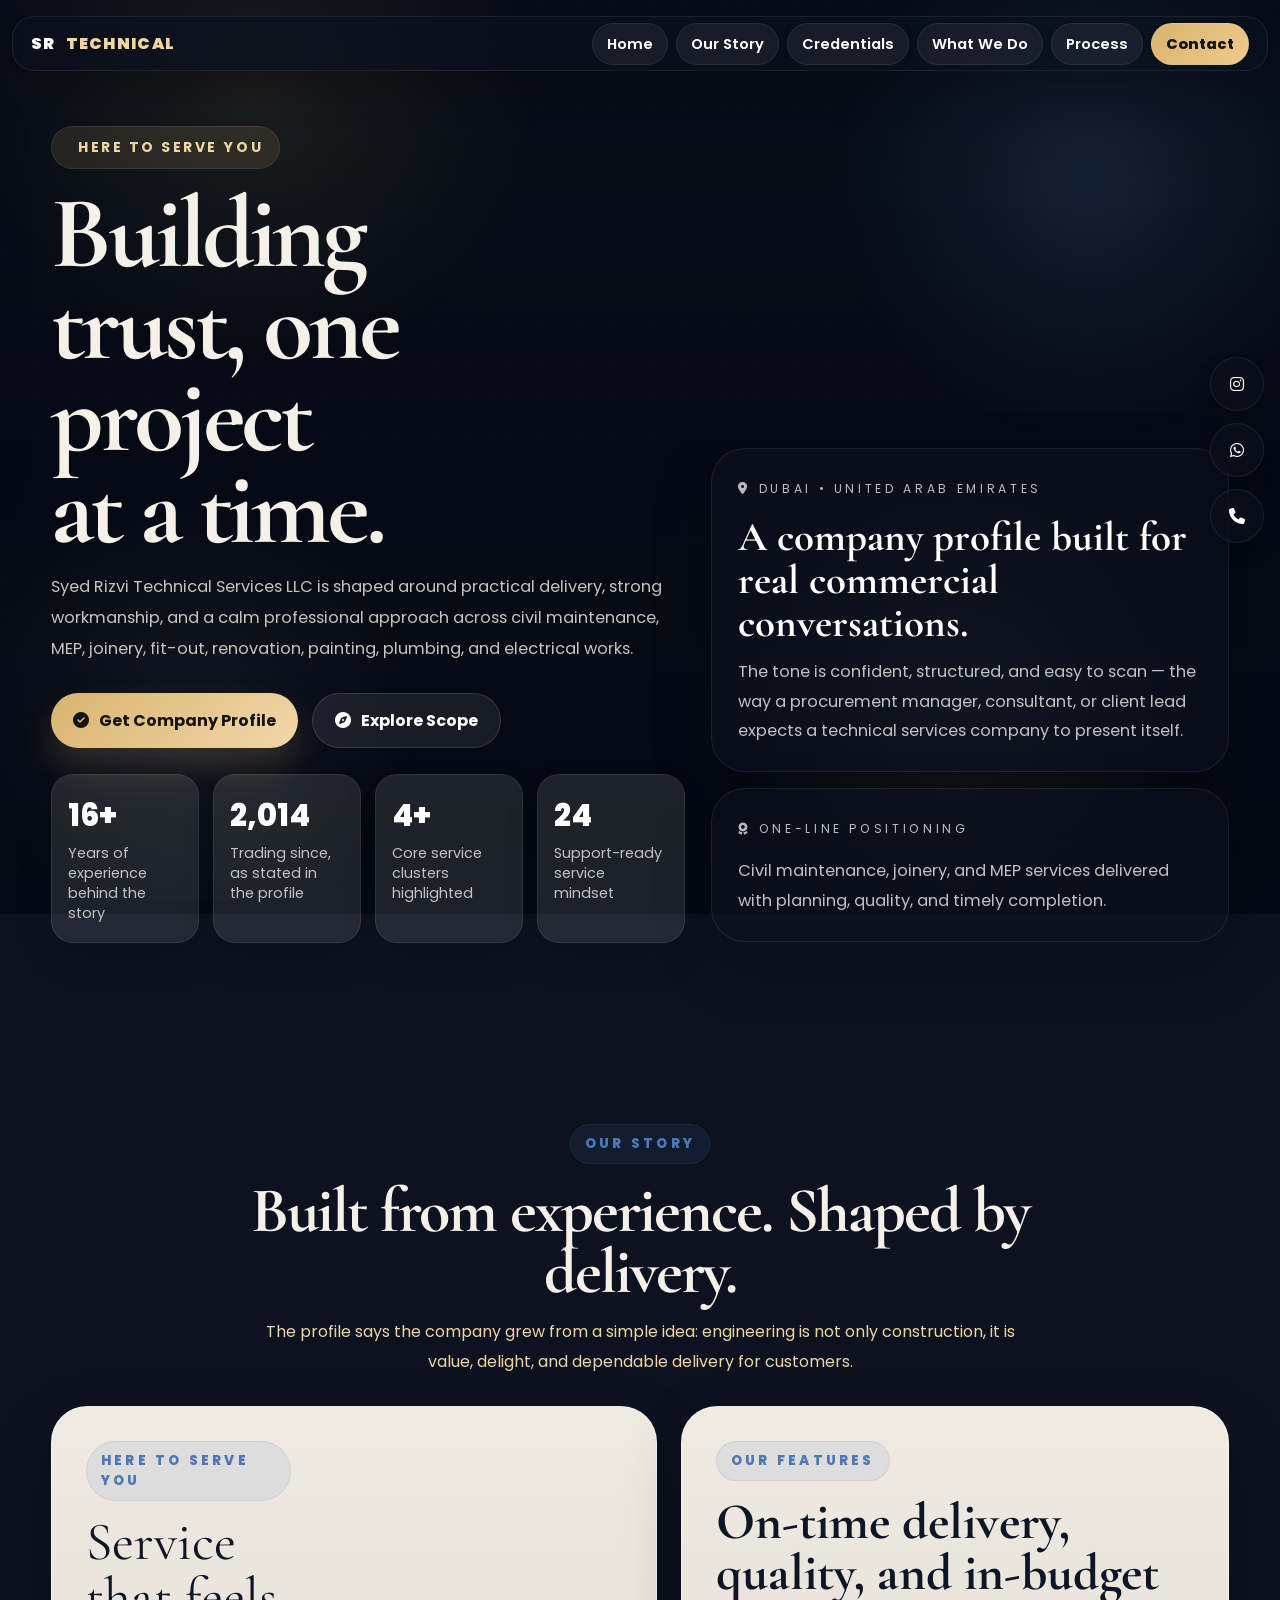
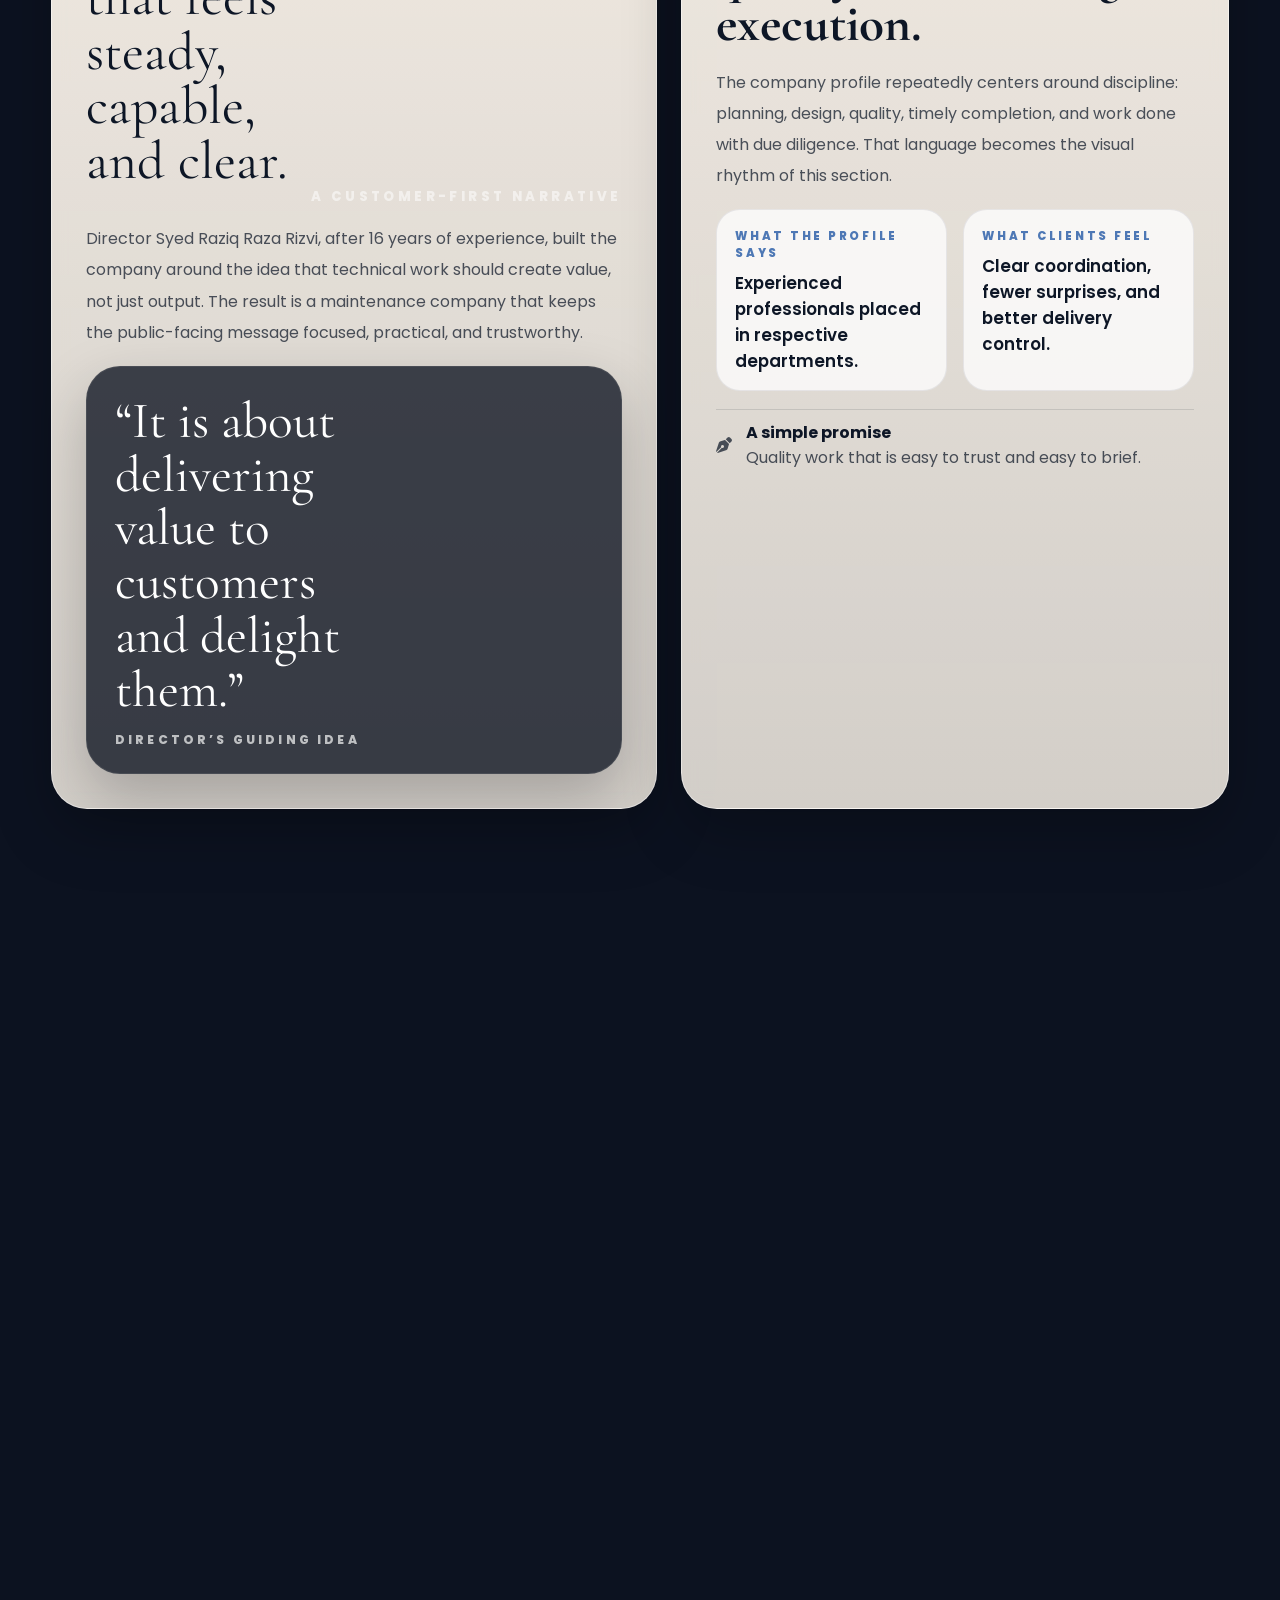
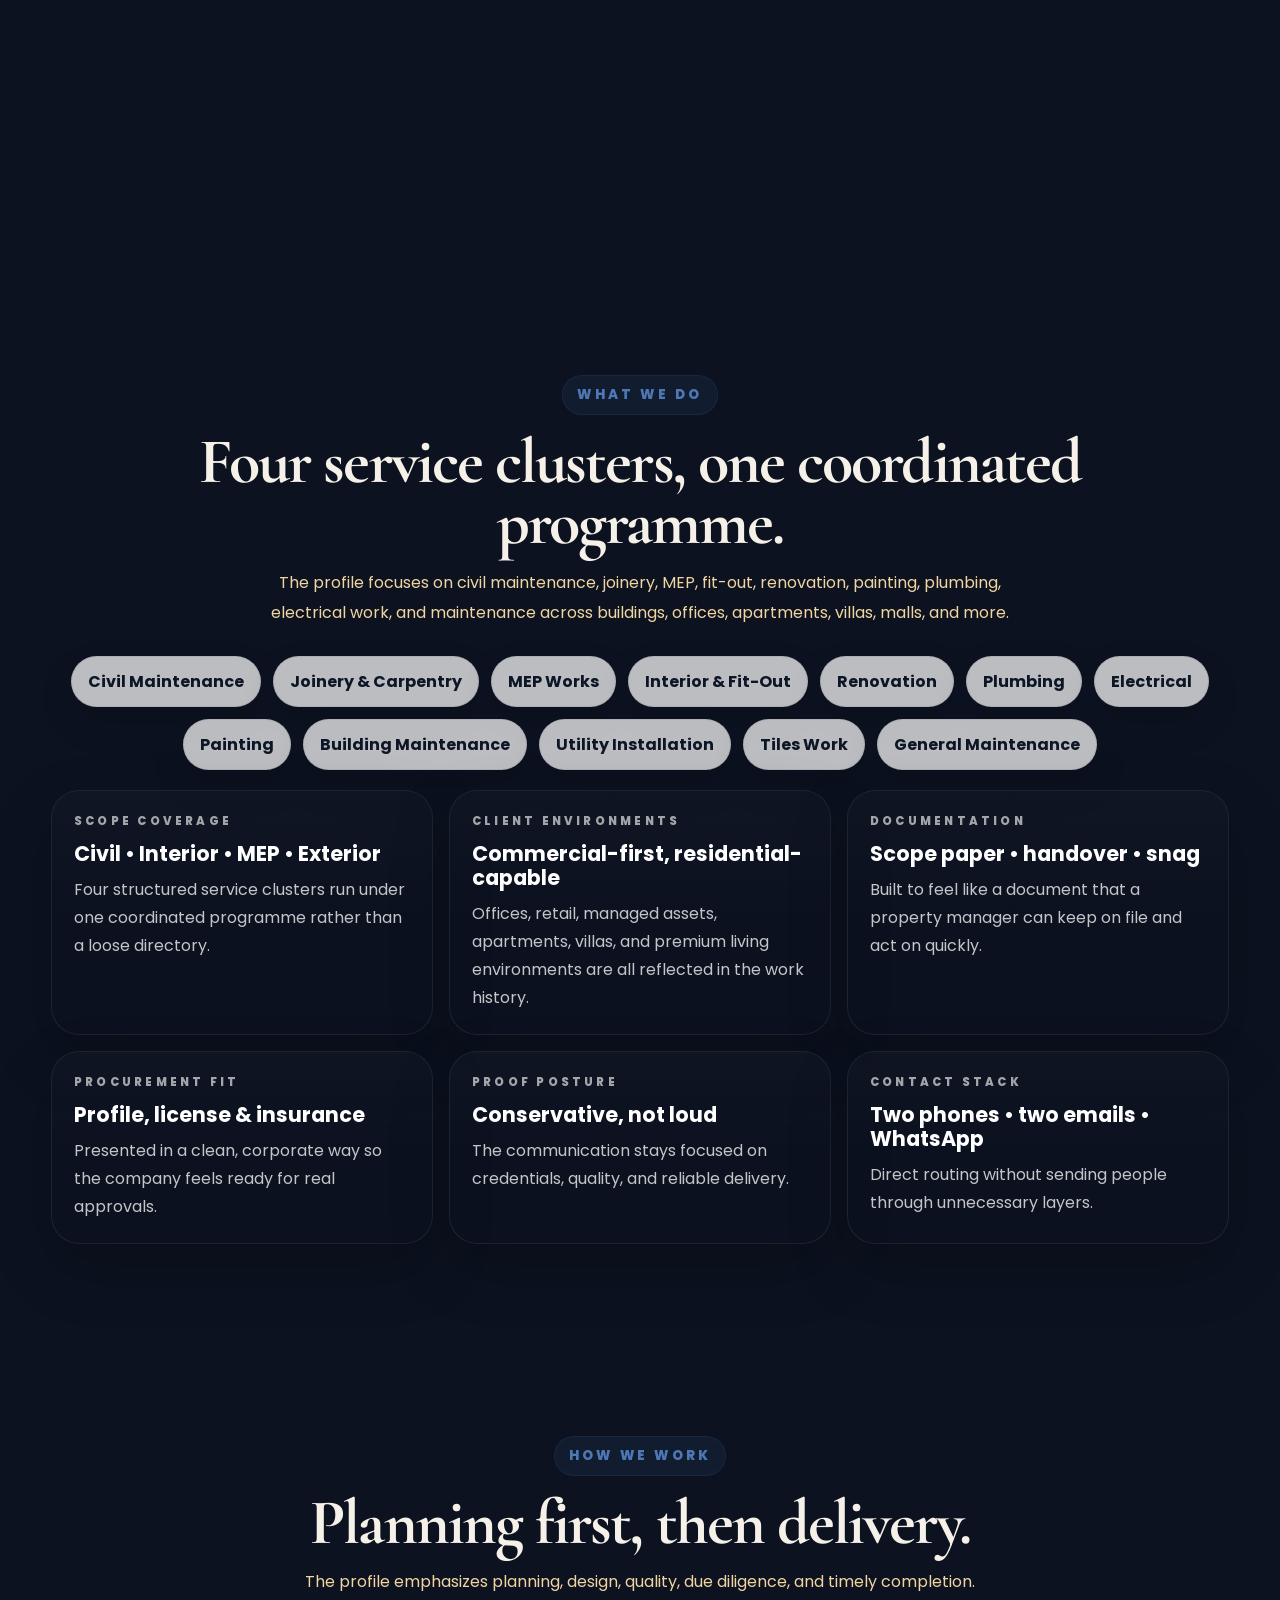
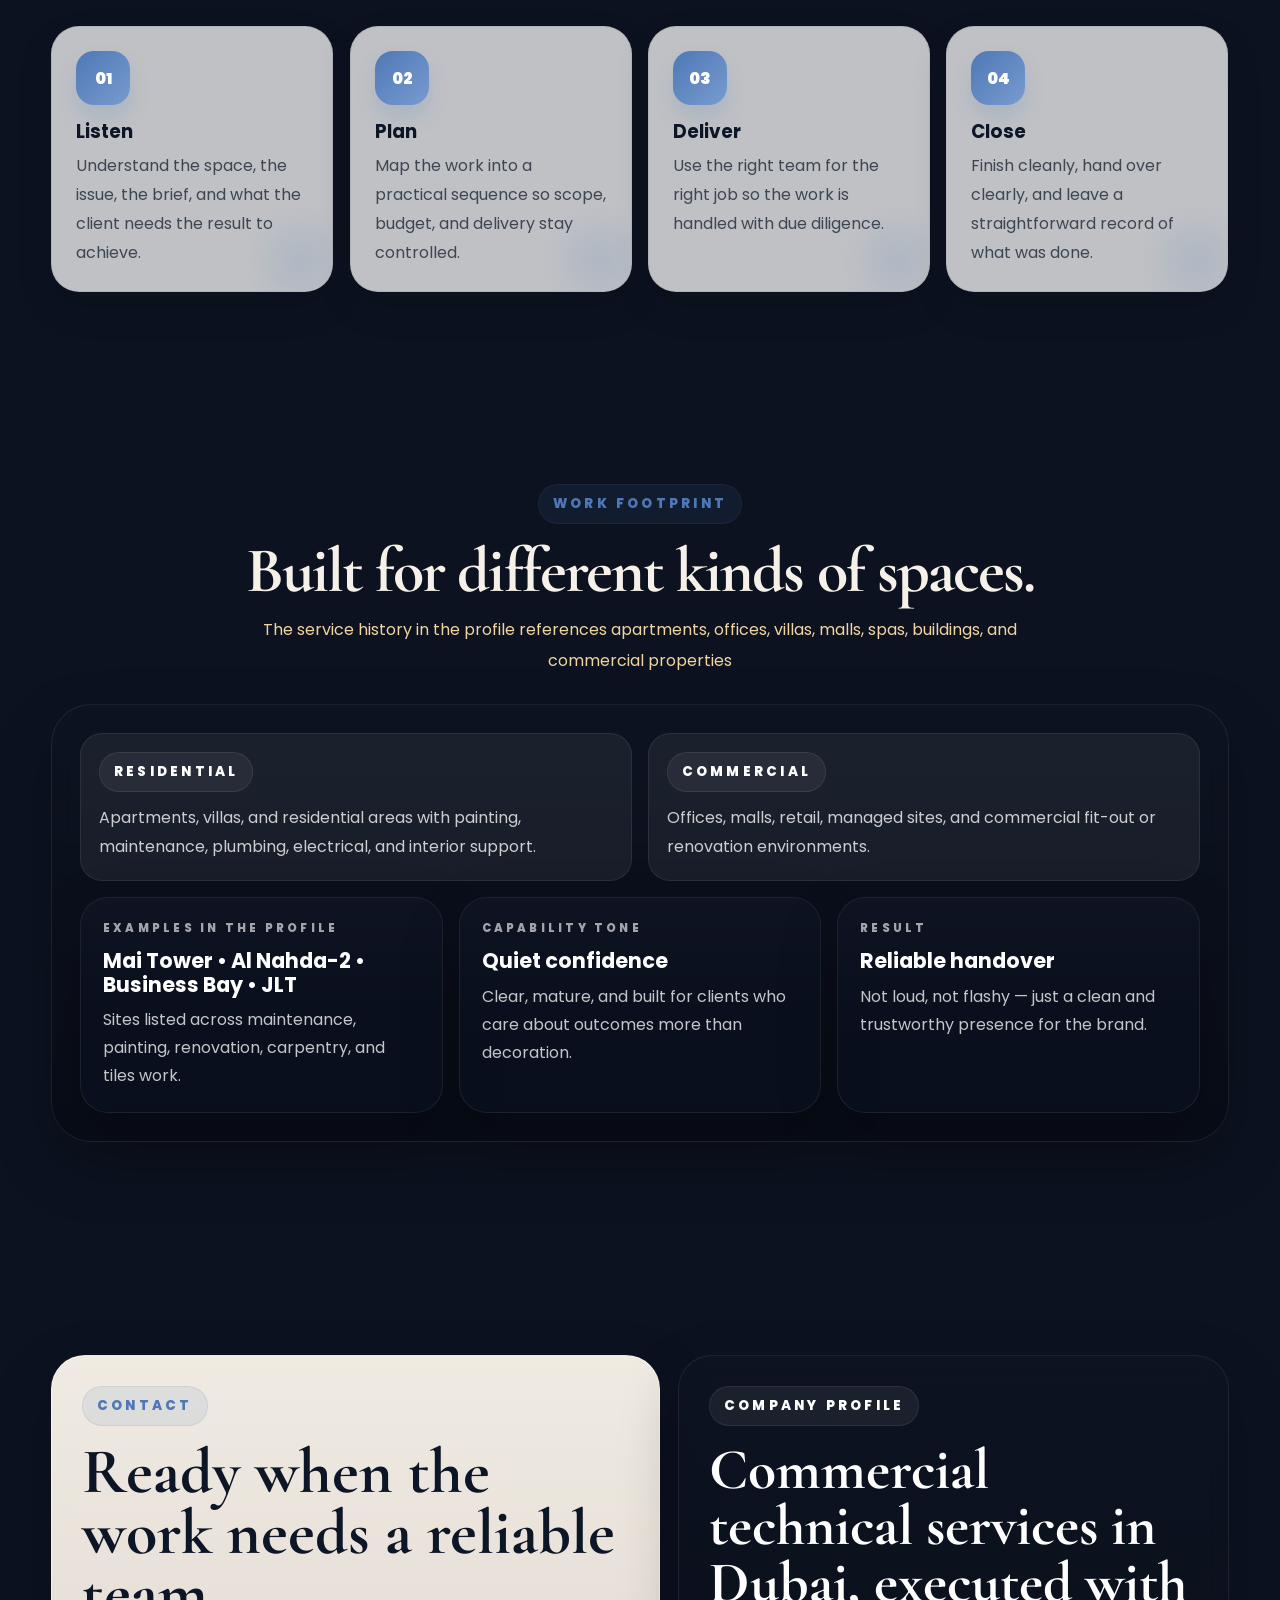
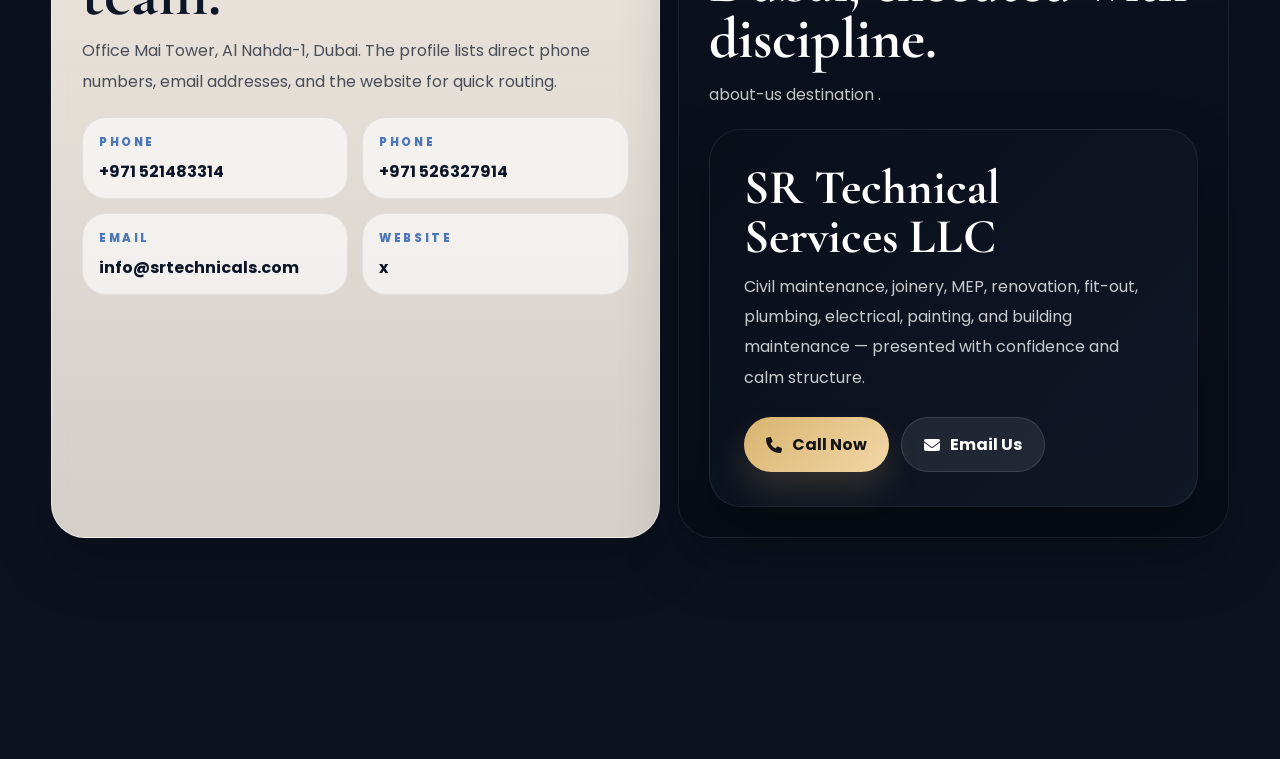
<file: aboutUs.html>
<!doctype html>
<html lang="en">
  <head>
    <meta charset="UTF-8" />
    <meta name="viewport" content="width=device-width, initial-scale=1.0" />
    <title>About Us | SR Technical Services LLC</title>

    <link rel="preconnect" href="https://fonts.googleapis.com" />
    <link rel="preconnect" href="https://fonts.gstatic.com" crossorigin />
    <link
      href="https://fonts.googleapis.com/css2?family=Poppins:wght@300;400;500;600;700;800;900&family=Cormorant+Garamond:wght@400;500;600;700&display=swap"
      rel="stylesheet"
    />
    <link
      rel="stylesheet"
      href="https://cdnjs.cloudflare.com/ajax/libs/font-awesome/6.5.1/css/all.min.css"
    />

    <style>
      :root {
        --bg: #0c1220;
        --bg-soft: #111a2e;
        --panel: rgba(255, 248, 238, 0.92);
        --panel-2: rgba(255, 255, 255, 0.78);
        --panel-dark: rgba(10, 15, 26, 0.82);
        --text: #f6f1e8;
        --text-dark: #0d1626;
        --muted: rgba(246, 241, 232, 0.72);
        --muted-dark: rgba(13, 22, 38, 0.72);
        --line: rgba(122, 153, 205, 0.18);
        --gold: #d9b46f;
        --gold-2: #f0d5a0;
        --blue: #4e78b5;
        --blue-2: #88a9dd;
        --shadow: 0 24px 60px rgba(0, 0, 0, 0.22);
        --shadow-soft: 0 16px 36px rgba(0, 0, 0, 0.12);
        --radius: 30px;
        --radius-lg: 40px;
      }

      * {
        box-sizing: border-box;
      }
      html {
        scroll-behavior: smooth;
        scroll-padding-top: 110px;
      }
      body {
        margin: 0;
        font-family: "Poppins", sans-serif;
        color: var(--text);
        background: var(--bg);
        overflow-x: hidden;
        position: relative;
      }

      .bg-fixed {
        position: fixed;
        inset: 0;
        z-index: -4;
        background:
          linear-gradient(180deg, rgba(6, 10, 18, 0.56), rgba(6, 10, 18, 0.78)),
          url("https://images.unsplash.com/photo-1497366754035-f200968a6e72?q=80&w=2200&auto=format&fit=crop")
            center/cover no-repeat;
        transform: scale(1.03);
        filter: saturate(0.95) contrast(1.02);
      }

      .bg-overlay {
        position: fixed;
        inset: 0;
        z-index: -3;
        pointer-events: none;
        background:
          radial-gradient(
            circle at 20% 10%,
            rgba(217, 180, 111, 0.1),
            transparent 22%
          ),
          radial-gradient(
            circle at 85% 20%,
            rgba(78, 120, 181, 0.18),
            transparent 20%
          ),
          radial-gradient(
            circle at 15% 80%,
            rgba(255, 255, 255, 0.05),
            transparent 18%
          ),
          radial-gradient(
            circle at 75% 78%,
            rgba(240, 213, 160, 0.08),
            transparent 20%
          );
      }

      .noise {
        position: fixed;
        inset: 0;
        pointer-events: none;
        z-index: -2;
        opacity: 0.1;
        background-image:
          linear-gradient(rgba(255, 255, 255, 0.035) 1px, transparent 1px),
          linear-gradient(
            90deg,
            rgba(255, 255, 255, 0.035) 1px,
            transparent 1px
          );
        background-size: 36px 36px;
        mix-blend-mode: screen;
      }

      .progress {
        position: fixed;
        top: 0;
        left: 0;
        height: 4px;
        width: 0%;
        z-index: 2000;
        background: linear-gradient(90deg, var(--gold), var(--blue-2));
        box-shadow: 0 0 18px rgba(217, 180, 111, 0.35);
      }

      .container {
        width: min(1240px, 92%);
        margin: 0 auto;
      }

      .nav {
        position: fixed;
        top: 16px;
        left: 50%;
        transform: translateX(-50%);
        width: min(1260px, calc(100% - 24px));
        z-index: 1200;
        display: flex;
        align-items: center;
        justify-content: space-between;
        gap: 18px;
        padding: 14px 18px;
        border-radius: 22px;
        background: rgba(11, 17, 29, 0.68);
        border: 1px solid rgba(255, 255, 255, 0.08);
        box-shadow: 0 18px 36px rgba(0, 0, 0, 0.22);
        backdrop-filter: blur(18px) saturate(150%);
        -webkit-backdrop-filter: blur(18px) saturate(150%);
      }

      .brand {
        display: flex;
        align-items: center;
        gap: 10px;
        text-decoration: none;
        color: #fff;
        font-weight: 900;
        letter-spacing: 0.08em;
        text-transform: uppercase;
        font-size: 1rem;
        white-space: nowrap;
      }

      .brand span {
        color: var(--gold-2);
      }

      .nav-links {
        display: flex;
        align-items: center;
        gap: 8px;
        list-style: none;
        margin: 0;
        padding: 0;
        flex-wrap: wrap;
        justify-content: flex-end;
      }

      .nav-links a {
        text-decoration: none;
        color: #fff;
        font-size: 0.92rem;
        font-weight: 600;
        padding: 10px 14px;
        border-radius: 999px;
        background: rgba(255, 255, 255, 0.06);
        border: 1px solid rgba(255, 255, 255, 0.08);
        transition: 0.25s ease;
      }

      .nav-links a:hover {
        transform: translateY(-1px);
        background: rgba(255, 255, 255, 0.14);
      }

      .nav-cta {
        background: linear-gradient(135deg, var(--gold), #efc98a) !important;
        color: #151515 !important;
        font-weight: 800 !important;
      }

      .menu-btn {
        display: none;
        width: 44px;
        height: 44px;
        border: none;
        border-radius: 14px;
        color: #fff;
        background: linear-gradient(135deg, var(--blue), var(--blue-2));
        box-shadow: 0 10px 24px rgba(78, 120, 181, 0.25);
        cursor: pointer;
        flex: 0 0 auto;
      }

      .mobile-menu {
        position: fixed;
        top: 92px;
        left: -332px;
        width: 304px;
        z-index: 1300;
        border-radius: 0 24px 24px 0;
        padding: 20px;
        background: rgba(10, 15, 26, 0.94);
        border: 1px solid rgba(255, 255, 255, 0.08);
        box-shadow: var(--shadow);
        transition: 0.32s ease;
      }

      .mobile-menu.active {
        left: 0;
      }
      .mobile-menu a {
        display: block;
        padding: 12px 14px;
        margin-bottom: 8px;
        border-radius: 14px;
        text-decoration: none;
        color: #fff;
        background: rgba(255, 255, 255, 0.05);
      }

      .social-floating {
        position: fixed;
        right: 16px;
        top: 50%;
        transform: translateY(-50%);
        z-index: 1100;
        display: flex;
        flex-direction: column;
        gap: 12px;
      }

      .social-floating a {
        width: 54px;
        height: 54px;
        display: grid;
        place-items: center;
        border-radius: 50%;
        color: #fff;
        text-decoration: none;
        background: rgba(10, 15, 26, 0.9);
        border: 1px solid rgba(255, 255, 255, 0.08);
        box-shadow: 0 10px 20px rgba(0, 0, 0, 0.18);
        transition: 0.24s ease;
      }

      .social-floating a:hover {
        transform: translateX(-5px) scale(1.04);
        background: linear-gradient(135deg, var(--blue), var(--gold));
      }

      main {
        position: relative;
        z-index: 1;
      }

      .hero {
        min-height: 100vh;
        display: flex;
        align-items: center;
        padding: 126px 0 86px;
        position: relative;
      }

      .hero-wrap {
        display: grid;
        grid-template-columns: 1.1fr 0.9fr;
        gap: 26px;
        align-items: end;
      }

      .eyebrow {
        display: inline-flex;
        align-items: center;
        gap: 10px;
        padding: 10px 16px;
        border-radius: 999px;
        background: rgba(217, 180, 111, 0.12);
        color: var(--gold-2);
        font-size: 0.88rem;
        font-weight: 700;
        letter-spacing: 0.18em;
        text-transform: uppercase;
        margin-bottom: 18px;
        border: 1px solid rgba(255, 255, 255, 0.08);
        backdrop-filter: blur(8px);
      }

      .hero h1 {
        font-family: "Cormorant Garamond", serif;
        font-size: clamp(3.8rem, 8vw, 7.4rem);
        line-height: 0.9;
        letter-spacing: -0.04em;
        margin: 0 0 16px;
        max-width: 10ch;
        text-wrap: balance;
      }

      .hero h1 .accent {
        color: var(--gold-2);
        font-style: italic;
      }

      .hero p {
        max-width: 680px;
        font-size: 1.02rem;
        line-height: 1.9;
        color: rgba(246, 241, 232, 0.8);
        margin: 0;
      }

      .hero-actions {
        display: flex;
        gap: 14px;
        flex-wrap: wrap;
        margin-top: 28px;
      }

      .btn {
        display: inline-flex;
        align-items: center;
        justify-content: center;
        gap: 10px;
        padding: 14px 22px;
        border-radius: 999px;
        text-decoration: none;
        font-weight: 700;
        transition: 0.25s ease;
        border: none;
        cursor: pointer;
      }

      .btn:hover {
        transform: translateY(-4px);
      }
      .btn-primary {
        background: linear-gradient(135deg, var(--gold), #f1d7a8);
        color: #141414;
        box-shadow: 0 18px 32px rgba(217, 180, 111, 0.18);
      }
      .btn-secondary {
        background: rgba(255, 255, 255, 0.08);
        color: #fff;
        border: 1px solid rgba(255, 255, 255, 0.12);
      }

      .hero-side {
        align-self: stretch;
        display: flex;
        flex-direction: column;
        justify-content: end;
        gap: 16px;
      }

      .signature-card {
        border-radius: 34px;
        padding: 26px;
        background: rgba(12, 18, 31, 0.62);
        border: 1px solid rgba(255, 255, 255, 0.08);
        box-shadow: var(--shadow);
        backdrop-filter: blur(16px);
        -webkit-backdrop-filter: blur(16px);
      }

      .signature-card .label {
        display: inline-flex;
        align-items: center;
        gap: 8px;
        font-size: 0.76rem;
        letter-spacing: 0.3em;
        text-transform: uppercase;
        color: rgba(255, 255, 255, 0.72);
        margin-bottom: 18px;
      }

      .signature-card .big-quote {
        font-family: "Cormorant Garamond", serif;
        font-size: clamp(1.8rem, 3.2vw, 2.7rem);
        line-height: 1.05;
        margin: 0 0 12px;
        color: #fff;
      }

      .signature-card p {
        margin: 0;
        color: rgba(255, 255, 255, 0.74);
        line-height: 1.8;
      }

      .stats-strip {
        display: grid;
        grid-template-columns: repeat(4, 1fr);
        gap: 14px;
        margin-top: 26px;
      }

      .stat-pill {
        border-radius: 22px;
        padding: 18px 16px;
        background: rgba(255, 248, 238, 0.1);
        border: 1px solid rgba(255, 255, 255, 0.08);
        box-shadow: var(--shadow-soft);
        backdrop-filter: blur(12px);
        -webkit-backdrop-filter: blur(12px);
      }

      .stat-pill .num {
        display: block;
        font-size: clamp(1.5rem, 2.4vw, 2.2rem);
        font-weight: 800;
        color: #fff;
        margin-bottom: 4px;
      }

      .stat-pill .txt {
        color: rgba(255, 255, 255, 0.72);
        font-size: 0.9rem;
        line-height: 1.4;
      }

      .section {
        padding: 96px 0;
        position: relative;
      }

      .section-inner {
        position: relative;
        z-index: 2;
      }

      .panel {
        border-radius: var(--radius-lg);
        background: linear-gradient(
          180deg,
          rgba(255, 248, 238, 0.94),
          rgba(255, 248, 238, 0.82)
        );
        border: 1px solid rgba(255, 255, 255, 0.48);
        box-shadow: var(--shadow);
        color: var(--text-dark);
        backdrop-filter: blur(10px);
        -webkit-backdrop-filter: blur(10px);
      }

      .panel.dark {
        background: linear-gradient(
          180deg,
          rgba(13, 19, 33, 0.88),
          rgba(8, 12, 22, 0.92)
        );
        color: #fff;
        border: 1px solid rgba(255, 255, 255, 0.08);
      }

      .section-head {
        max-width: 920px;
        margin: 0 auto 28px;
        text-align: center;
      }

      .section-kicker {
        display: inline-flex;
        align-items: center;
        gap: 10px;
        color: var(--blue);
        background: rgba(78, 120, 181, 0.1);
        border: 1px solid rgba(78, 120, 181, 0.12);
        padding: 9px 14px;
        border-radius: 999px;
        font-size: 0.84rem;
        font-weight: 800;
        letter-spacing: 0.24em;
        text-transform: uppercase;
        margin-bottom: 16px;
      }

      .section-head h2 {
        font-family: "Cormorant Garamond", serif;
        font-size: clamp(2.3rem, 5vw, 4.8rem);
        line-height: 0.96;
        letter-spacing: -0.03em;
        margin: 0 0 14px;
      }

      .section-head p {
        margin: 0 auto;
        max-width: 760px;
        color: var(--gold-2);
        line-height: 1.9;
        font-size: 1rem;
      }

      .story-grid {
        display: grid;
        grid-template-columns: 1.05fr 0.95fr;
        gap: 24px;
        align-items: stretch;
      }

      .story-card {
        padding: 34px;
        border-radius: 36px;
      }

      .story-quote {
        font-family: "Cormorant Garamond", serif;
        font-size: clamp(2rem, 4.2vw, 4rem);
        line-height: 1.02;
        margin: 0 0 18px;
        max-width: 10ch;
      }

      .story-copy {
        color: var(--muted-dark);
        line-height: 1.95;
        font-size: 1rem;
        margin-bottom: 18px;
      }

      .story-sign {
        display: flex;
        align-items: center;
        gap: 14px;
        padding-top: 10px;
        border-top: 1px solid rgba(13, 22, 38, 0.12);
        margin-top: 18px;
        color: var(--muted-dark);
      }

      .line-figure {
        display: grid;
        grid-template-columns: repeat(2, 1fr);
        gap: 16px;
        margin-top: 18px;
      }

      .info-block {
        padding: 18px 18px 16px;
        border-radius: 24px;
        background: rgba(255, 255, 255, 0.75);
        border: 1px solid rgba(13, 22, 38, 0.08);
      }

      .info-block .mini {
        display: block;
        font-size: 0.72rem;
        letter-spacing: 0.24em;
        text-transform: uppercase;
        color: var(--blue);
        font-weight: 800;
        margin-bottom: 8px;
      }

      .info-block strong {
        display: block;
        font-size: 1.05rem;
        line-height: 1.55;
        color: var(--text-dark);
        font-weight: 600;
      }

      .cred-grid {
        display: grid;
        grid-template-columns: repeat(3, 1fr);
        gap: 16px;
        margin-top: 18px;
      }

      .cred {
        padding: 22px;
        border-radius: 28px;
        min-height: 170px;
        display: flex;
        flex-direction: column;
        justify-content: space-between;
        background: rgba(255, 255, 255, 0.74);
        border: 1px solid rgba(13, 22, 38, 0.08);
        box-shadow: var(--shadow-soft);
      }

      .cred .tag {
        font-size: 0.72rem;
        letter-spacing: 0.28em;
        text-transform: uppercase;
        color: var(--blue);
        font-weight: 800;
        margin-bottom: 12px;
      }

      .cred h3 {
        font-size: 1.35rem;
        margin: 0 0 10px;
        line-height: 1.1;
        color: var(--text-dark);
      }

      .cred p {
        margin: 0;
        color: var(--muted-dark);
        line-height: 1.7;
      }

      .cred .bottom {
        margin-top: 18px;
        font-weight: 800;
        color: var(--text-dark);
      }

      .timeline {
        display: grid;
        grid-template-columns: repeat(4, 1fr);
        gap: 16px;
        margin-top: 18px;
      }

      .step {
        border-radius: 28px;
        padding: 24px;
        background: rgba(255, 255, 255, 0.74);
        border: 1px solid rgba(13, 22, 38, 0.08);
        box-shadow: var(--shadow-soft);
        position: relative;
        overflow: hidden;
      }

      .step::after {
        content: "";
        position: absolute;
        inset: auto -30px -30px auto;
        width: 120px;
        height: 120px;
        border-radius: 50%;
        background: radial-gradient(
          circle,
          rgba(78, 120, 181, 0.14),
          transparent 70%
        );
        pointer-events: none;
      }

      .step .num {
        display: inline-grid;
        place-items: center;
        width: 54px;
        height: 54px;
        border-radius: 18px;
        margin-bottom: 16px;
        background: linear-gradient(135deg, var(--blue), #789bd0);
        color: #fff;
        font-weight: 900;
        box-shadow: 0 12px 20px rgba(78, 120, 181, 0.18);
      }

      .step h3 {
        margin: 0 0 10px;
        font-size: 1.15rem;
        line-height: 1.15;
        color: var(--text-dark);
      }

      .step p {
        margin: 0;
        color: var(--muted-dark);
        line-height: 1.8;
      }

      .service-cloud {
        display: flex;
        flex-wrap: wrap;
        gap: 12px;
        margin-top: 20px;
        justify-content: center;
      }

      .chip {
        padding: 12px 16px;
        border-radius: 999px;
        background: rgba(255, 255, 255, 0.72);
        border: 1px solid rgba(13, 22, 38, 0.08);
        color: var(--text-dark);
        font-weight: 700;
        box-shadow: var(--shadow-soft);
      }

      .work-grid {
        display: grid;
        grid-template-columns: repeat(3, 1fr);
        gap: 16px;
        margin-top: 20px;
      }

      .work-card {
        padding: 22px;
        border-radius: 28px;
        background: rgba(12, 18, 31, 0.65);
        color: #fff;
        border: 1px solid rgba(255, 255, 255, 0.08);
        box-shadow: var(--shadow);
        min-height: 170px;
        position: relative;
        overflow: hidden;
      }

      .work-card::before {
        content: "";
        position: absolute;
        inset: 0;
        background: linear-gradient(
          180deg,
          rgba(255, 255, 255, 0.02),
          transparent 55%
        );
        pointer-events: none;
      }

      .work-card .k {
        display: block;
        font-size: 0.72rem;
        letter-spacing: 0.28em;
        text-transform: uppercase;
        color: rgba(255, 255, 255, 0.62);
        margin-bottom: 12px;
        font-weight: 800;
      }

      .work-card h3 {
        margin: 0 0 10px;
        font-size: 1.3rem;
        line-height: 1.15;
      }

      .work-card p {
        margin: 0;
        color: rgba(255, 255, 255, 0.76);
        line-height: 1.75;
      }

      .contact-grid {
        display: grid;
        grid-template-columns: 1.05fr 0.95fr;
        gap: 18px;
        align-items: stretch;
        margin-top: 20px;
      }

      .contact-left,
      .contact-right {
        padding: 30px;
        border-radius: 34px;
      }

      .contact-list {
        display: grid;
        grid-template-columns: repeat(2, 1fr);
        gap: 14px;
        margin-top: 20px;
      }

      .contact-item {
        padding: 16px 16px 14px;
        border-radius: 24px;
        background: rgba(255, 255, 255, 0.64);
        border: 1px solid rgba(13, 22, 38, 0.08);
      }

      .contact-item .mini {
        display: block;
        color: var(--blue);
        font-size: 0.72rem;
        letter-spacing: 0.22em;
        text-transform: uppercase;
        font-weight: 800;
        margin-bottom: 8px;
      }

      .contact-item strong {
        color: var(--text-dark);
        font-size: 1rem;
        line-height: 1.5;
      }

      .cta-box {
        padding: 34px;
        border-radius: 32px;
        background: linear-gradient(
          135deg,
          rgba(10, 15, 26, 0.95),
          rgba(17, 24, 39, 0.96)
        );
        color: #fff;
        border: 1px solid rgba(255, 255, 255, 0.08);
        box-shadow: var(--shadow);
      }

      .cta-box h3 {
        font-family: "Cormorant Garamond", serif;
        font-size: clamp(2rem, 3.8vw, 3.6rem);
        line-height: 1;
        margin: 0 0 10px;
      }

      .cta-box p {
        margin: 0 0 24px;
        color: rgba(255, 255, 255, 0.78);
        line-height: 1.9;
        max-width: 600px;
      }

      .cta-actions {
        display: flex;
        gap: 12px;
        flex-wrap: wrap;
      }

      .footer {
        padding: 26px 0 32px;
        color: rgba(255, 255, 255, 0.62);
      }

      .footer-inner {
        border-radius: 26px;
        padding: 20px 22px;
        background: rgba(10, 15, 26, 0.84);
        border: 1px solid rgba(255, 255, 255, 0.08);
        box-shadow: var(--shadow-soft);
        display: flex;
        align-items: center;
        justify-content: space-between;
        gap: 18px;
        flex-wrap: wrap;
      }

      .footer strong {
        color: #fff;
      }

      .footer a {
        color: #fff;
        text-decoration: none;
      }

      .reveal {
        opacity: 0;
        transform: translateY(26px) scale(0.985);
        transition:
          opacity 0.9s ease,
          transform 0.9s cubic-bezier(0.17, 0.84, 0.44, 1);
        will-change: transform, opacity;
      }

      .reveal.active {
        opacity: 1;
        transform: none;
      }

      .split-title {
        display: flex;
        align-items: flex-end;
        justify-content: space-between;
        gap: 20px;
        margin-bottom: 10px;
      }

      .split-title .left {
        max-width: 720px;
      }

      .side-note {
        font-size: 0.82rem;
        letter-spacing: 0.26em;
        text-transform: uppercase;
        color: rgba(255, 255, 255, 0.54);
        font-weight: 800;
        white-space: nowrap;
      }

      .quote-band {
        margin-top: 18px;
        border-radius: 34px;
        padding: 28px 28px 24px;
        background: rgba(12, 18, 31, 0.78);
        color: #fff;
        border: 1px solid rgba(255, 255, 255, 0.08);
        box-shadow: var(--shadow);
      }

      .quote-band p {
        font-family: "Cormorant Garamond", serif;
        font-size: clamp(1.9rem, 4vw, 3.6rem);
        line-height: 1.05;
        margin: 0 0 14px;
        max-width: 11ch;
      }

      .quote-band .author {
        color: rgba(255, 255, 255, 0.68);
        letter-spacing: 0.26em;
        text-transform: uppercase;
        font-size: 0.76rem;
        font-weight: 800;
      }

      @media (max-width: 1120px) {
        .hero-wrap,
        .story-grid,
        .contact-grid {
          grid-template-columns: 1fr;
        }

        .hero {
          padding-top: 112px;
        }

        .stats-strip {
          grid-template-columns: repeat(2, 1fr);
        }

        .cred-grid,
        .timeline,
        .work-grid {
          grid-template-columns: repeat(2, 1fr);
        }

        .split-title {
          flex-direction: column;
          align-items: flex-start;
        }
      }

      @media (max-width: 860px) {
        .nav-links {
          display: none;
        }
        .menu-btn {
          display: grid;
          place-items: center;
        }

        .section {
          padding: 78px 0;
        }

        .hero h1 {
          max-width: 9ch;
        }

        .line-figure,
        .contact-list {
          grid-template-columns: 1fr;
        }

        .stats-strip,
        .cred-grid,
        .timeline,
        .work-grid {
          grid-template-columns: 1fr;
        }

        .hero-actions,
        .cta-actions {
          width: 100%;
        }

        .btn {
          flex: 1 1 100%;
        }

        .social-floating {
          right: 10px;
        }

        .social-floating a {
          width: 48px;
          height: 48px;
        }
      }

      @media (max-width: 620px) {
        .hero {
          min-height: auto;
          padding: 108px 0 52px;
        }

        .hero h1 {
          font-size: clamp(3rem, 16vw, 4.4rem);
        }

        .section-head h2 {
          font-size: clamp(2rem, 12vw, 3rem);
        }

        .story-card,
        .contact-left,
        .contact-right,
        .cta-box {
          padding: 22px;
          border-radius: 28px;
        }

        .signature-card {
          border-radius: 28px;
        }

        .nav {
          top: 10px;
          width: calc(100% - 16px);
          padding: 12px 14px;
        }

        .brand {
          font-size: 0.88rem;
          letter-spacing: 0.06em;
        }

        .hero p,
        .section-head p,
        .story-copy,
        .step p,
        .work-card p {
          font-size: 0.96rem;
        }
      }

      @media (prefers-reduced-motion: reduce) {
        *,
        *::before,
        *::after {
          animation: none !important;
          transition: none !important;
          scroll-behavior: auto !important;
        }
      }
    </style>
  </head>
  <body>
    <div class="bg-fixed"></div>
    <div class="bg-overlay"></div>
    <div class="noise"></div>
    <div class="progress" id="progress"></div>

    <nav class="nav">
      <a class="brand" href="#home">SR <span>TECHNICAL</span></a>

      <ul class="nav-links">
        <li><a href="index.html">Home</a></li>
        <li><a href="#story">Our Story</a></li>
        <li><a href="#credentials">Credentials</a></li>
        <li><a href="#services">What We Do</a></li>
        <li><a href="#process">Process</a></li>
        <li><a href="#contact" class="nav-cta">Contact</a></li>
      </ul>

      <button class="menu-btn" id="menuBtn" aria-label="Open menu">
        <i class="fa-solid fa-bars"></i>
      </button>
    </nav>

    <aside class="mobile-menu" id="mobileMenu">
      <a href="index.html">Home</a>
      <a href="#story">Our Story</a>
      <a href="#credentials">Credentials</a>
      <a href="#services">What We Do</a>
      <a href="#process">Process</a>
      <a href="#contact">Contact</a>
    </aside>

    <div class="social-floating" aria-label="Social links">
      <a href="#" aria-label="Instagram"
        ><i class="fa-brands fa-instagram"></i
      ></a>
      <a href="#" aria-label="WhatsApp"
        ><i class="fa-brands fa-whatsapp"></i
      ></a>
      <a href="tel:+971521483314" aria-label="Call"
        ><i class="fa-solid fa-phone"></i
      ></a>
    </div>

    <main id="home" class="hero">
      <div class="container">
        <div class="hero-wrap">
          <section class="reveal">
            <div class="eyebrow">
              <span class="pulse-dot"></span> Here To Serve You
            </div>
            <h1>Building trust, one project at a time.</h1>
            <p>
              Syed Rizvi Technical Services LLC is shaped around practical
              delivery, strong workmanship, and a calm professional approach
              across civil maintenance, MEP, joinery, fit-out, renovation,
              painting, plumbing, and electrical works.
            </p>

            <div class="hero-actions">
              <a href="#contact" class="btn btn-primary"
                ><i class="fa-solid fa-circle-check"></i> Get Company Profile</a
              >
              <a href="#services" class="btn btn-secondary"
                ><i class="fa-solid fa-compass"></i> Explore Scope</a
              >
            </div>

            <div class="stats-strip">
              <div class="stat-pill reveal">
                <span class="num count" data-count="16" data-plus="true"
                  >0</span
                >
                <div class="txt">Years of experience behind the story</div>
              </div>
              <div class="stat-pill reveal">
                <span class="num count" data-count="2014" data-plus="false"
                  >0</span
                >
                <div class="txt">Trading since, as stated in the profile</div>
              </div>
              <div class="stat-pill reveal">
                <span class="num count" data-count="4" data-plus="true">0</span>
                <div class="txt">Core service clusters highlighted</div>
              </div>
              <div class="stat-pill reveal">
                <span class="num count" data-count="24" data-plus="false"
                  >0</span
                >
                <div class="txt">Support-ready service mindset</div>
              </div>
            </div>
          </section>

          <aside class="hero-side reveal">
            <div class="signature-card">
              <div class="label">
                <i class="fa-solid fa-location-dot"></i> Dubai • United Arab
                Emirates
              </div>
              <h2 class="big-quote">
                A company profile built for real commercial conversations.
              </h2>
              <p>
                The tone is confident, structured, and easy to scan — the way a
                procurement manager, consultant, or client lead expects a
                technical services company to present itself.
              </p>
            </div>

            <div class="signature-card">
              <div class="label">
                <i class="fa-solid fa-award"></i> One-line Positioning
              </div>
              <p>
                Civil maintenance, joinery, and MEP services delivered with
                planning, quality, and timely completion.
              </p>
            </div>
          </aside>
        </div>
      </div>
    </main>

    <section id="story" class="section">
      <div class="container section-inner">
        <div class="section-head reveal">
          <div class="section-kicker">OUR STORY</div>
          <h2>Built from experience. Shaped by delivery.</h2>
          <p>
            The profile says the company grew from a simple idea: engineering is
            not only construction, it is value, delight, and dependable delivery
            for customers.
          </p>
        </div>

        <div class="story-grid">
          <article class="panel story-card reveal">
            <div class="split-title">
              <div class="left">
                <div class="section-kicker" style="margin-bottom: 14px">
                  Here to Serve You
                </div>
                <div class="story-quote">
                  Service that feels steady, capable, and clear.
                </div>
              </div>
              <div class="side-note">A customer-first narrative</div>
            </div>

            <p class="story-copy">
              Director Syed Raziq Raza Rizvi, after 16 years of experience,
              built the company around the idea that technical work should
              create value, not just output. The result is a maintenance company
              that keeps the public-facing message focused, practical, and
              trustworthy.
            </p>

            <div class="quote-band">
              <p>
                “It is about delivering value to customers and delight them.”
              </p>
              <div class="author">Director’s guiding idea</div>
            </div>
          </article>

          <article class="panel story-card reveal">
            <div class="section-kicker">Our Features</div>
            <h2
              style="
                font-family: &quot;Cormorant Garamond&quot;, serif;
                font-size: clamp(2rem, 4vw, 3.2rem);
                line-height: 1;
                margin: 0 0 14px;
              "
            >
              On-time delivery, quality, and in-budget execution.
            </h2>
            <p class="story-copy">
              The company profile repeatedly centers around discipline:
              planning, design, quality, timely completion, and work done with
              due diligence. That language becomes the visual rhythm of this
              section.
            </p>

            <div class="line-figure">
              <div class="info-block">
                <span class="mini">What the profile says</span>
                <strong
                  >Experienced professionals placed in respective
                  departments.</strong
                >
              </div>
              <div class="info-block">
                <span class="mini">What clients feel</span>
                <strong
                  >Clear coordination, fewer surprises, and better delivery
                  control.</strong
                >
              </div>
            </div>

            <div class="story-sign">
              <i class="fa-solid fa-pen-nib"></i>
              <div>
                <strong style="display: block; color: var(--text-dark)"
                  >A simple promise</strong
                >
                <span
                  >Quality work that is easy to trust and easy to brief.</span
                >
              </div>
            </div>
          </article>
        </div>
      </div>
    </section>

    <section id="credentials" class="section">
      <div class="container section-inner">
        <div class="section-head reveal">
          <div class="section-kicker">Credentials</div>
          <h2>Made for procurement, approvals, and serious work.</h2>
          <p>
            Strict credentialing to guarantee compliance, budget control, and
            security.
          </p>
        </div>

        <div class="cred-grid">
          <article class="cred reveal">
            <div>
              <div class="tag">Legal Entity</div>
              <h3>Syed Rizvi Technical Services LLC</h3>
              <p>
                Registered in Dubai, with a profile built around maintenance and
                building services.
              </p>
            </div>
            <div class="bottom">Dubai, UAE</div>
          </article>

          <article class="cred reveal">
            <div>
              <div class="tag">License</div>
              <h3>Dubai 1259980</h3>
              <p>
                Displayed in the company profile for formal reference and
                commercial conversation.
              </p>
            </div>
            <div class="bottom">License Number</div>
          </article>

          <article class="cred reveal">
            <div>
              <div class="tag">Trading Since</div>
              <h3>2014</h3>
              <p>
                The profile highlights long-term trading experience and steady
                delivery over time.
              </p>
            </div>
            <div class="bottom">Commercial continuity</div>
          </article>

          <article class="cred reveal">
            <div>
              <div class="tag">Service Area</div>
              <h3>Dubai, United Arab Emirates</h3>
              <p>
                The office address is shown as Mai Tower, Al Nahda-1, Dubai in
                the profile.
              </p>
            </div>
            <div class="bottom">Mai Tower, Al Nahda-1</div>
          </article>

          <article class="cred reveal">
            <div>
              <div class="tag">Working Hours</div>
              <h3>Sunday to Thursday • 08:00 — 18:00 GST</h3>
              <p>
                Presented as an easy-to-scan operational detail for callers and
                procurement teams.
              </p>
            </div>
            <div class="bottom">Business hours</div>
          </article>

          <article class="cred reveal">
            <div>
              <div class="tag">Contact Stack</div>
              <h3>Phone, Email, Website</h3>
              <p>
                +971 521483314, info@srtechnicals.com, and www.srtechnicals.com
                are listed in the profile.
              </p>
            </div>
            <div class="bottom">Direct routing</div>
          </article>
        </div>
      </div>
    </section>

    <section id="services" class="section">
      <div class="container section-inner">
        <div class="section-head reveal">
          <div class="section-kicker">What We Do</div>
          <h2>Four service clusters, one coordinated programme.</h2>
          <p>
            The profile focuses on civil maintenance, joinery, MEP, fit-out,
            renovation, painting, plumbing, electrical work, and maintenance
            across buildings, offices, apartments, villas, malls, and more.
          </p>
        </div>

        <div class="service-cloud reveal" aria-label="Service list">
          <div class="chip">Civil Maintenance</div>
          <div class="chip">Joinery & Carpentry</div>
          <div class="chip">MEP Works</div>
          <div class="chip">Interior & Fit-Out</div>
          <div class="chip">Renovation</div>
          <div class="chip">Plumbing</div>
          <div class="chip">Electrical</div>
          <div class="chip">Painting</div>
          <div class="chip">Building Maintenance</div>
          <div class="chip">Utility Installation</div>
          <div class="chip">Tiles Work</div>
          <div class="chip">General Maintenance</div>
        </div>

        <div class="work-grid">
          <article class="work-card reveal">
            <span class="k">Scope Coverage</span>
            <h3>Civil • Interior • MEP • Exterior</h3>
            <p>
              Four structured service clusters run under one coordinated
              programme rather than a loose directory.
            </p>
          </article>

          <article class="work-card reveal">
            <span class="k">Client Environments</span>
            <h3>Commercial-first, residential-capable</h3>
            <p>
              Offices, retail, managed assets, apartments, villas, and premium
              living environments are all reflected in the work history.
            </p>
          </article>

          <article class="work-card reveal">
            <span class="k">Documentation</span>
            <h3>Scope paper • handover • snag</h3>
            <p>
              Built to feel like a document that a property manager can keep on
              file and act on quickly.
            </p>
          </article>
        </div>

        <div class="work-grid" style="margin-top: 16px">
          <article class="work-card reveal">
            <span class="k">Procurement Fit</span>
            <h3>Profile, license & insurance</h3>
            <p>
              Presented in a clean, corporate way so the company feels ready for
              real approvals.
            </p>
          </article>

          <article class="work-card reveal">
            <span class="k">Proof Posture</span>
            <h3>Conservative, not loud</h3>
            <p>
              The communication stays focused on credentials, quality, and
              reliable delivery.
            </p>
          </article>

          <article class="work-card reveal">
            <span class="k">Contact Stack</span>
            <h3>Two phones • two emails • WhatsApp</h3>
            <p>
              Direct routing without sending people through unnecessary layers.
            </p>
          </article>
        </div>
      </div>
    </section>

    <section id="process" class="section">
      <div class="container section-inner">
        <div class="section-head reveal">
          <div class="section-kicker">How We Work</div>
          <h2>Planning first, then delivery.</h2>
          <p>
            The profile emphasizes planning, design, quality, due diligence, and
            timely completion.
          </p>
        </div>

        <div class="timeline">
          <article class="step reveal">
            <div class="num">01</div>
            <h3>Listen</h3>
            <p>
              Understand the space, the issue, the brief, and what the client
              needs the result to achieve.
            </p>
          </article>

          <article class="step reveal">
            <div class="num">02</div>
            <h3>Plan</h3>
            <p>
              Map the work into a practical sequence so scope, budget, and
              delivery stay controlled.
            </p>
          </article>

          <article class="step reveal">
            <div class="num">03</div>
            <h3>Deliver</h3>
            <p>
              Use the right team for the right job so the work is handled with
              due diligence.
            </p>
          </article>

          <article class="step reveal">
            <div class="num">04</div>
            <h3>Close</h3>
            <p>
              Finish cleanly, hand over clearly, and leave a straightforward
              record of what was done.
            </p>
          </article>
        </div>
      </div>
    </section>

    <section class="section">
      <div class="container section-inner">
        <div class="section-head reveal">
          <div class="section-kicker">Work Footprint</div>
          <h2>Built for different kinds of spaces.</h2>
          <p>
            The service history in the profile references apartments, offices,
            villas, malls, spas, buildings, and commercial properties
          </p>
        </div>

        <div class="panel dark reveal" style="padding: 28px">
          <div
            style="
              display: grid;
              grid-template-columns: repeat(2, 1fr);
              gap: 16px;
            "
          >
            <div
              style="
                padding: 18px;
                border-radius: 22px;
                background: rgba(255, 255, 255, 0.06);
                border: 1px solid rgba(255, 255, 255, 0.08);
              "
            >
              <div
                class="section-kicker"
                style="
                  margin-bottom: 12px;
                  background: rgba(255, 255, 255, 0.06);
                  color: #fff;
                  border-color: rgba(255, 255, 255, 0.08);
                "
              >
                Residential
              </div>
              <p
                style="
                  margin: 0;
                  color: rgba(255, 255, 255, 0.78);
                  line-height: 1.8;
                "
              >
                Apartments, villas, and residential areas with painting,
                maintenance, plumbing, electrical, and interior support.
              </p>
            </div>
            <div
              style="
                padding: 18px;
                border-radius: 22px;
                background: rgba(255, 255, 255, 0.06);
                border: 1px solid rgba(255, 255, 255, 0.08);
              "
            >
              <div
                class="section-kicker"
                style="
                  margin-bottom: 12px;
                  background: rgba(255, 255, 255, 0.06);
                  color: #fff;
                  border-color: rgba(255, 255, 255, 0.08);
                "
              >
                Commercial
              </div>
              <p
                style="
                  margin: 0;
                  color: rgba(255, 255, 255, 0.78);
                  line-height: 1.8;
                "
              >
                Offices, malls, retail, managed sites, and commercial fit-out or
                renovation environments.
              </p>
            </div>
          </div>

          <div class="work-grid" style="margin-top: 16px">
            <article class="work-card">
              <span class="k">Examples in the profile</span>
              <h3>Mai Tower • Al Nahda-2 • Business Bay • JLT</h3>
              <p>
                Sites listed across maintenance, painting, renovation,
                carpentry, and tiles work.
              </p>
            </article>
            <article class="work-card">
              <span class="k">Capability tone</span>
              <h3>Quiet confidence</h3>
              <p>
                Clear, mature, and built for clients who care about outcomes
                more than decoration.
              </p>
            </article>
            <article class="work-card">
              <span class="k">Result</span>
              <h3>Reliable handover</h3>
              <p>
                Not loud, not flashy — just a clean and trustworthy presence for
                the brand.
              </p>
            </article>
          </div>
        </div>
      </div>
    </section>

    <section id="contact" class="section">
      <div class="container section-inner">
        <div class="contact-grid">
          <div class="panel contact-left reveal">
            <div class="section-kicker">Contact</div>
            <h2
              style="
                font-family: &quot;Cormorant Garamond&quot;, serif;
                font-size: clamp(2.4rem, 5vw, 4rem);
                line-height: 0.95;
                margin: 0 0 12px;
              "
            >
              Ready when the work needs a reliable team.
            </h2>
            <p
              style="
                margin: 0;
                color: var(--muted-dark);
                line-height: 1.9;
                max-width: 640px;
              "
            >
              Office Mai Tower, Al Nahda-1, Dubai. The profile lists direct
              phone numbers, email addresses, and the website for quick routing.
            </p>

            <div class="contact-list">
              <div class="contact-item">
                <span class="mini">Phone</span>
                <strong>+971 521483314</strong>
              </div>
              <div class="contact-item">
                <span class="mini">Phone</span>
                <strong>+971 526327914</strong>
              </div>
              <div class="contact-item">
                <span class="mini">Email</span>
                <strong>info@srtechnicals.com</strong>
              </div>
              <div class="contact-item">
                <span class="mini">Website</span>
                <strong>x</strong>
              </div>
            </div>
          </div>

          <div class="panel dark contact-right reveal">
            <div
              class="section-kicker"
              style="
                background: rgba(255, 255, 255, 0.06);
                color: #fff;
                border-color: rgba(255, 255, 255, 0.08);
              "
            >
              Company Profile
            </div>
            <h2
              style="
                font-family: &quot;Cormorant Garamond&quot;, serif;
                font-size: clamp(2.1rem, 4.6vw, 3.6rem);
                line-height: 0.98;
                margin: 0 0 12px;
              "
            >
              Commercial technical services in Dubai, executed with discipline.
            </h2>
            <p
              style="
                margin: 0 0 20px;
                color: rgba(255, 255, 255, 0.76);
                line-height: 1.85;
              "
            >
              about-us destination .
            </p>

            <div class="cta-box">
              <h3>SR Technical Services LLC</h3>
              <p>
                Civil maintenance, joinery, MEP, renovation, fit-out, plumbing,
                electrical, painting, and building maintenance — presented with
                confidence and calm structure.
              </p>
              <div class="cta-actions">
                <a class="btn btn-primary" href="tel:+971521483314"
                  ><i class="fa-solid fa-phone"></i> Call Now</a
                >
                <a class="btn btn-secondary" href="mailto:info@srtechnicals.com"
                  ><i class="fa-solid fa-envelope"></i> Email Us</a
                >
              </div>
            </div>
          </div>
        </div>
      </div>
    </section>

    <footer class="footer">
      <div class="container">
        <div class="footer-inner reveal">
          <div>
            <strong>SR Technical Services LLC</strong> • Dubai • Mai Tower, Al
            Nahda-1
          </div>
          <div>
            <a href="index.html">Top</a> • <a href="#services">Services</a> •
            <a href="#contact">Contact</a>
          </div>
        </div>
      </div>
    </footer>

    <script>
      const mobileMenu = document.getElementById("mobileMenu");
      const menuBtn = document.getElementById("menuBtn");
      const progress = document.getElementById("progress");

      menuBtn.addEventListener("click", () => {
        mobileMenu.classList.toggle("active");
      });

      document.querySelectorAll('a[href^="#"]').forEach((link) => {
        link.addEventListener("click", () =>
          mobileMenu.classList.remove("active"),
        );
      });

      document.addEventListener("click", (e) => {
        if (!mobileMenu.contains(e.target) && !menuBtn.contains(e.target)) {
          mobileMenu.classList.remove("active");
        }
      });

      const revealObserver = new IntersectionObserver(
        (entries) => {
          entries.forEach((entry) => {
            if (entry.isIntersecting) {
              entry.target.classList.add("active");
            }
          });
        },
        {
          threshold: 0.14,
          rootMargin: "0px 0px -90px 0px",
        },
      );

      document
        .querySelectorAll(".reveal")
        .forEach((el) => revealObserver.observe(el));

      function animateCount(el) {
        const target = Number(el.dataset.count || 0);
        const plus = el.dataset.plus === "true";
        const duration = 1200;
        const start = performance.now();
        const from = 0;

        function step(now) {
          const t = Math.min((now - start) / duration, 1);
          const eased = 1 - Math.pow(1 - t, 3);
          const value = Math.floor(from + (target - from) * eased);
          el.textContent = value.toLocaleString() + (plus ? "+" : "");
          if (t < 1) requestAnimationFrame(step);
        }
        requestAnimationFrame(step);
      }

      const countObserver = new IntersectionObserver(
        (entries) => {
          entries.forEach((entry) => {
            if (entry.isIntersecting && !entry.target.dataset.done) {
              entry.target.dataset.done = "1";
              animateCount(entry.target);
            }
          });
        },
        { threshold: 0.6 },
      );

      document
        .querySelectorAll(".count")
        .forEach((el) => countObserver.observe(el));

      window.addEventListener("scroll", () => {
        const scrollTop =
          document.documentElement.scrollTop || document.body.scrollTop;
        const height =
          document.documentElement.scrollHeight -
          document.documentElement.clientHeight;
        const scrolled = (scrollTop / height) * 100;
        progress.style.width = scrolled + "%";
      });

      const hero = document.querySelector(".hero");
      const bg = document.querySelector(".bg-fixed");

      window.addEventListener(
        "scroll",
        () => {
          const y = window.scrollY * 0.12;
          if (bg) bg.style.transform = `scale(1.03) translateY(${y}px)`;
          if (hero)
            hero.style.transform = `translateY(${window.scrollY * 0.02}px)`;
        },
        { passive: true },
      );
    </script>
  </body>
</html>
</file>
